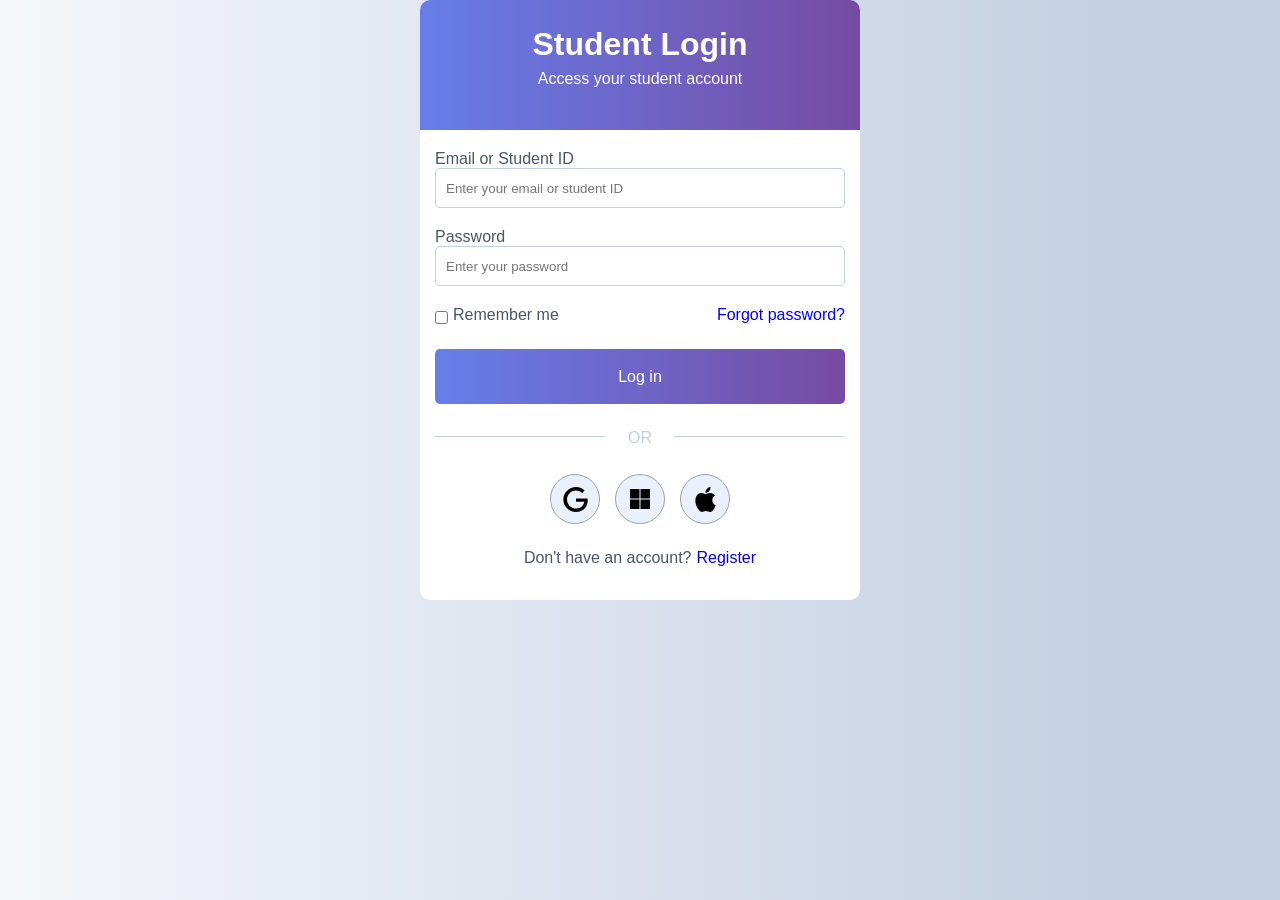
<file: index.html>
<!DOCTYPE html>
<html lang="en">
<head>
    <meta charset="UTF-8">
    <meta name="viewport" content="width=device-width, initial-scale=1.0">
    <title>Log in</title>
    <link rel="stylesheet" href="style.css">
</head>
<body>
    <div class="content">
        <header>
            <H1>Student Login</H1>
            <p class="p">Access your student account</p>
        </header>
        <section>
            <label>Email or Student ID</label>
            <input class="pole" type="text" placeholder="Enter your email or student ID"/>
        </section>
        <section>
            <label>Password</label>
            <input class="pole" type="text" placeholder="Enter your password"/>
        </section>
        <section id="password-helper">
            <input class="checkbox" type="checkbox" name="Remember me" id="checkbox">
            <label for="checkbox">Remember me</label>
            <a class="ssil" href="">Forgot password?</a>
        </section>
    
        <section>
            <button>Log in</button>
        </section>
        <p class="OR">OR</p>
        <div class="left-line"></div>
        <div class="right-line"></div>
        <section  class="logo">
           <div class="oval"><img src="logo/google-dark-logo.svg" alt=""></div> 
           <div class="oval">
            <svg width="20px" height="20px" viewBox="0 0 256 256" version="1.1" xmlns="http://www.w3.org/2000/svg" xmlns:xlink="http://www.w3.org/1999/xlink" preserveAspectRatio="xMidYMid">
                <title>Windows</title>
                <g>
                    <path d="M0,2.84217094e-14 L121.32899,2.84217094e-14 L121.32899,121.32899 L0,121.32899 L0,2.84217094e-14 Z M134.67101,2.84217094e-14 L256,2.84217094e-14 L256,121.32899 L134.67101,121.32899 L134.67101,2.84217094e-14 Z M0,134.67101 L121.32899,134.67101 L121.32899,256 L0,256 L0,134.67101 Z M134.67101,134.67101 L256,134.67101 L256,256 L134.67101,256 L134.67101,134.67101 Z" fill="#000"/>
                </g>
            </svg>
           </div> 
           <div class="oval"><img class="apple" src="logo/apple-dark-logo.svg" alt=""></div> 
        </section>
        <section class="Registration">
            <label for="microsofttvar">Don't have an account?</label>
            <a id="microsofttvar" href="reister.html">Register</a>
        </section>
    </div>
</body>
</html>
</file>
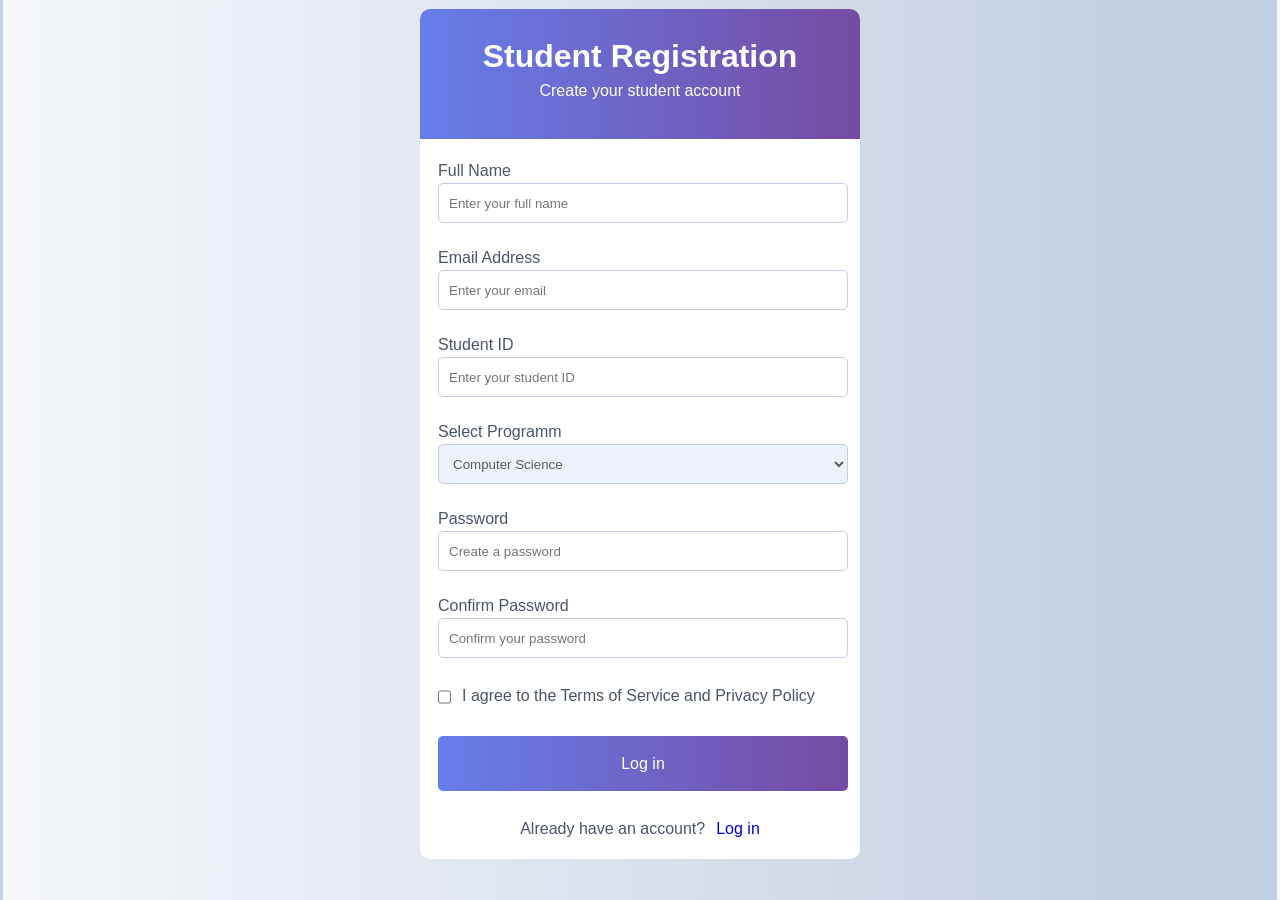
<file: reister.html>
<!DOCTYPE html>
<html lang="en">
<head>
    <meta charset="UTF-8">
    <meta name="viewport" content="width=device-width, initial-scale=1.0">
    <title>Registration</title>
    <link rel="stylesheet" href="styles.css">
</head>
<body>
    <div class="content">
        <header>
            <H1>Student Registration</H1>
            <p class="p">Create your student account</p>
        </header>


        <section>
            <label>Full Name</label>
            <input class="pole" type="text" placeholder="Enter your full name"/>
        </section>
        <section>
            <label>Email Address</label>
            <input class="pole" type="text" placeholder="Enter your email"/>
        </section>
        <section>
            <label>Student ID</label>
            <input class="pole" type="text" placeholder="Enter your student ID"/>
        </section>
        <section>
            <label>Select Programm</label>
            <select class="drop" name="kategorii" id="kategorii-select">
              <option value="">Computer Science</option>
              <option value="">Engineering</option>
              <option value="">Business</option>
              <option value="">Arts & Humanities</option>
              <option value="">Science</option>
            </select>
        </section>
        <section>
            <label>Password</label>
            <input class="pole" type="text" placeholder="Create a password"/>
        </section>
        <section>
            <label>Confirm Password</label>
            <input class="pole" type="text" placeholder="Confirm your password"/>
        </section>


        <section id="password-helper">
            <input class="checkbox" type="checkbox" name="Remember me" id="checkbox">
            <label for="checkbox">I agree to the Terms of Service and Privacy Policy</label>
        </section>
    
        <section>
            <button>Log in</button>
        </section>
        <section class="Registration">
            <label for="microsofttvar">Already have an account?</label>
            <a id="microsofttvar" href="index.html">Log in</a>
        </section>
    </div>
</body>
</html>
</file>
<file: style.css>
* {
    box-sizing: border-box;
    margin: 0;
    padding: 0;
    font-family: 'Poppins', sans-serif;
}

body{
    display:flex;
    justify-content: center;
    align-items: center;
    background: linear-gradient(to right,#f5f7fa,#c3cfe2 90%);
}

header{
    background: linear-gradient(to right,#667eea,#764ba2);
    margin: 0;
    width: 440px;
    height: 130px;
    border-top-left-radius: 10px;
    border-top-right-radius: 10px;
    padding-top: 1px;
}

.content{
    background-color: rgb(255, 255, 255);
    width: 440px;
    height: 600px;
    border-radius: 10px;
    
}

h1{
    text-align: center;
    color: white;
    padding-top: 25px;
}

.p{
    text-align: center;
    color: white;
    margin: 7px;
}

section{
    padding-top: 20px;
    margin-left: 15px;
    margin-right: 15px;;
    gap: 5px;
}

label{
    margin-bottom: 5px;
}
.pole{
    border-radius: 5px;
    width: 410px;
    height: 40px;
    padding-left: 10px;
    padding-right: 10px;
    border: 1px solid #c3cfe2;
    outline: none;
    font-family: 'Poppins', sans-serif;
}
.pole:focus{
    border-color: blue;
    box-shadow: 0 0 5px rgba(0, 100, 255, 0.5);
}

label{
    color:#4a5568;
}

.ssil{
    margin-left: auto;
    text-decoration: none;
    color: blue;

}

#password-helper {
    display: flex;
}

button{
    background: linear-gradient(to right,#667eea,#764ba2);
    border-radius: 5px;
    width: 410px;
    height: 55px;
    border: none;
    font-size: 16px;
    color: white;
}

button:hover {
    box-shadow: 0 0 5px rgba(152, 102, 245, 1);;
}
button:active{
    background: linear-gradient(to right,#4657a3,#5a3a7c);
}
.left-line{
    position: relative;
    width: 170px;
    height: 1px;
    background-color: #c3cfe2;
    top: -11px;
    left: 15px;
}

.right-line{
    position: relative;
    width: 170px;
    height: 1px;
    background-color: #c3cfe2;
    top: -12px;
    left: 254px;
}

.OR{
    color: #c3cfe2;
    text-align: center;
    padding-top: 25px;
}


.oval{
    position: relative;
    width: 50px;
    height: 50px;
    background-color: #ebf1fc;
    border: 1px solid #9ba1aa;
    border-radius: 50%;
    display: flex;
    justify-content: center;
    align-items: center;
    margin: 5px
}

.oval img{
    height: 25px;
    width: auto;
}

.logo{
    display: flex;
    flex-direction: row;
    justify-content: center;
}

.Registration{
    display: flex;
    justify-content: center;
}

#microsofttvar{
    text-decoration: none;
}
</file>
<file: styles.css>
* {
    box-sizing: border-box;
    margin: 3px;
    padding: 0;
    font-family: 'Poppins', sans-serif;
}

body{
    display:flex;
    justify-content: center;
    align-items: center;
    background: linear-gradient(to right,#f5f7fa,#c3cfe2 90%);
}

header{
    background: linear-gradient(to right,#667eea,#764ba2);
    margin: 0;
    width: 440px;
    height: 130px;
    border-top-left-radius: 10px;
    border-top-right-radius: 10px;
    padding-top: 1px;
}

.content{
    background-color: rgb(255, 255, 255);
    width: 440px;
    height: 850px;
    border-radius: 10px;
    
}

h1{
    text-align: center;
    color: white;
    padding-top: 25px;
}

.p{
    text-align: center;
    color: white;
    margin: 7px;
}

section{
    padding-top: 20px;
    margin-left: 15px;
    margin-right: 15px;;
    gap: 5px;
}

label{
    margin-bottom: 5px;
}
.pole{
    border-radius: 5px;
    width: 410px;
    height: 40px;
    padding-left: 10px;
    padding-right: 10px;
    border: 1px solid #c3cfe2;
    outline: none;
    font-family: 'Poppins', sans-serif;
}
.pole:focus{
    border-color: blue;
    box-shadow: 0 0 5px rgba(0, 100, 255, 0.5);
}

label{
    color:#4a5568;
}

.ssil{
    margin-left: auto;
    text-decoration: none;
    color: blue;

}

#password-helper {
    display: flex;
}

button{
    background: linear-gradient(to right,#667eea,#764ba2);
    border-radius: 5px;
    width: 410px;
    height: 55px;
    border: none;
    font-size: 16px;
    color: white;
}

button:hover {
    box-shadow: 0 0 5px rgba(152, 102, 245, 1);;
}
button:active{
    background: linear-gradient(to right,#4657a3,#5a3a7c);
}

.Registration{
    display: flex;
    justify-content: center;
}

#microsofttvar{
    text-decoration: none;
}

.drop{
    border-radius: 5px;
    width: 410px;
    height: 40px;
    padding-left: 10px;
    padding-right: 10px;
    border: 1px solid #c3cfe2;
    outline: none;
    font-family: 'Poppins', sans-serif;
    color: #545d6d;
    background-color: #edf2fa;
}
</file>
